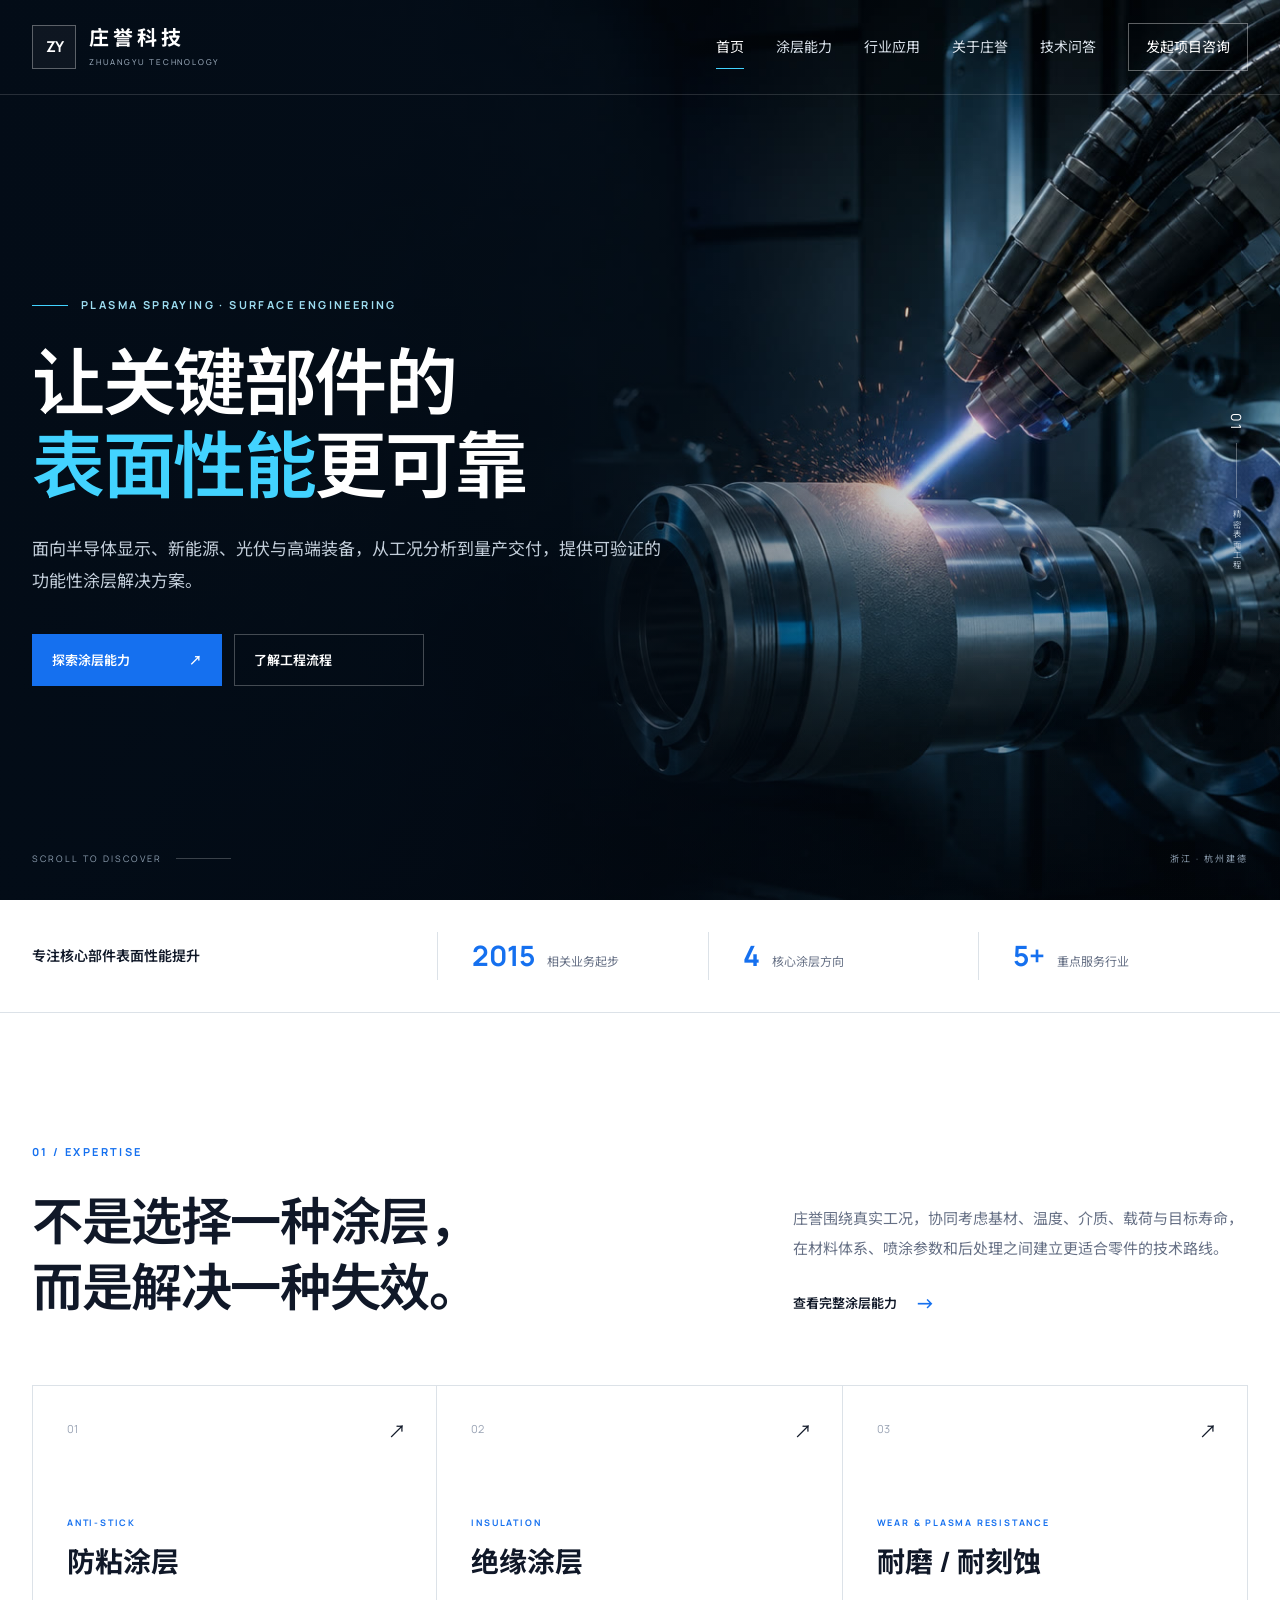
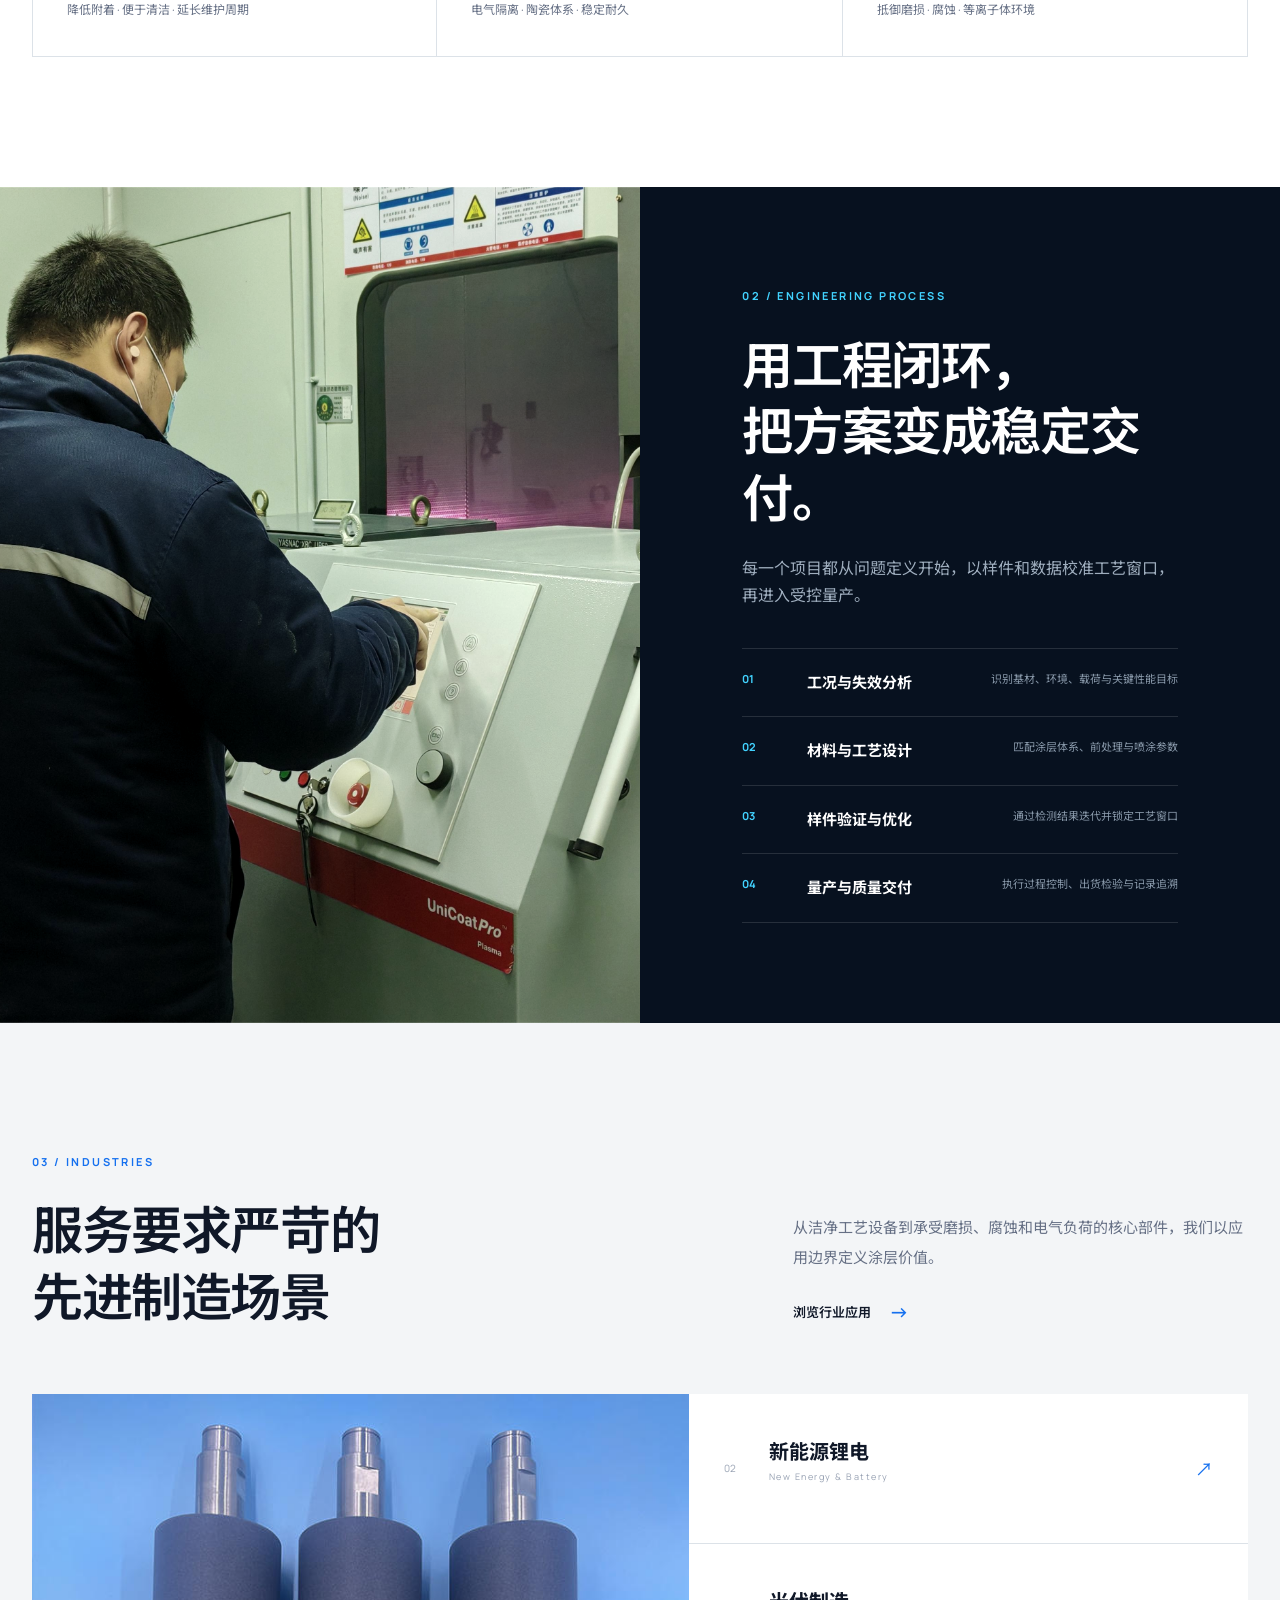
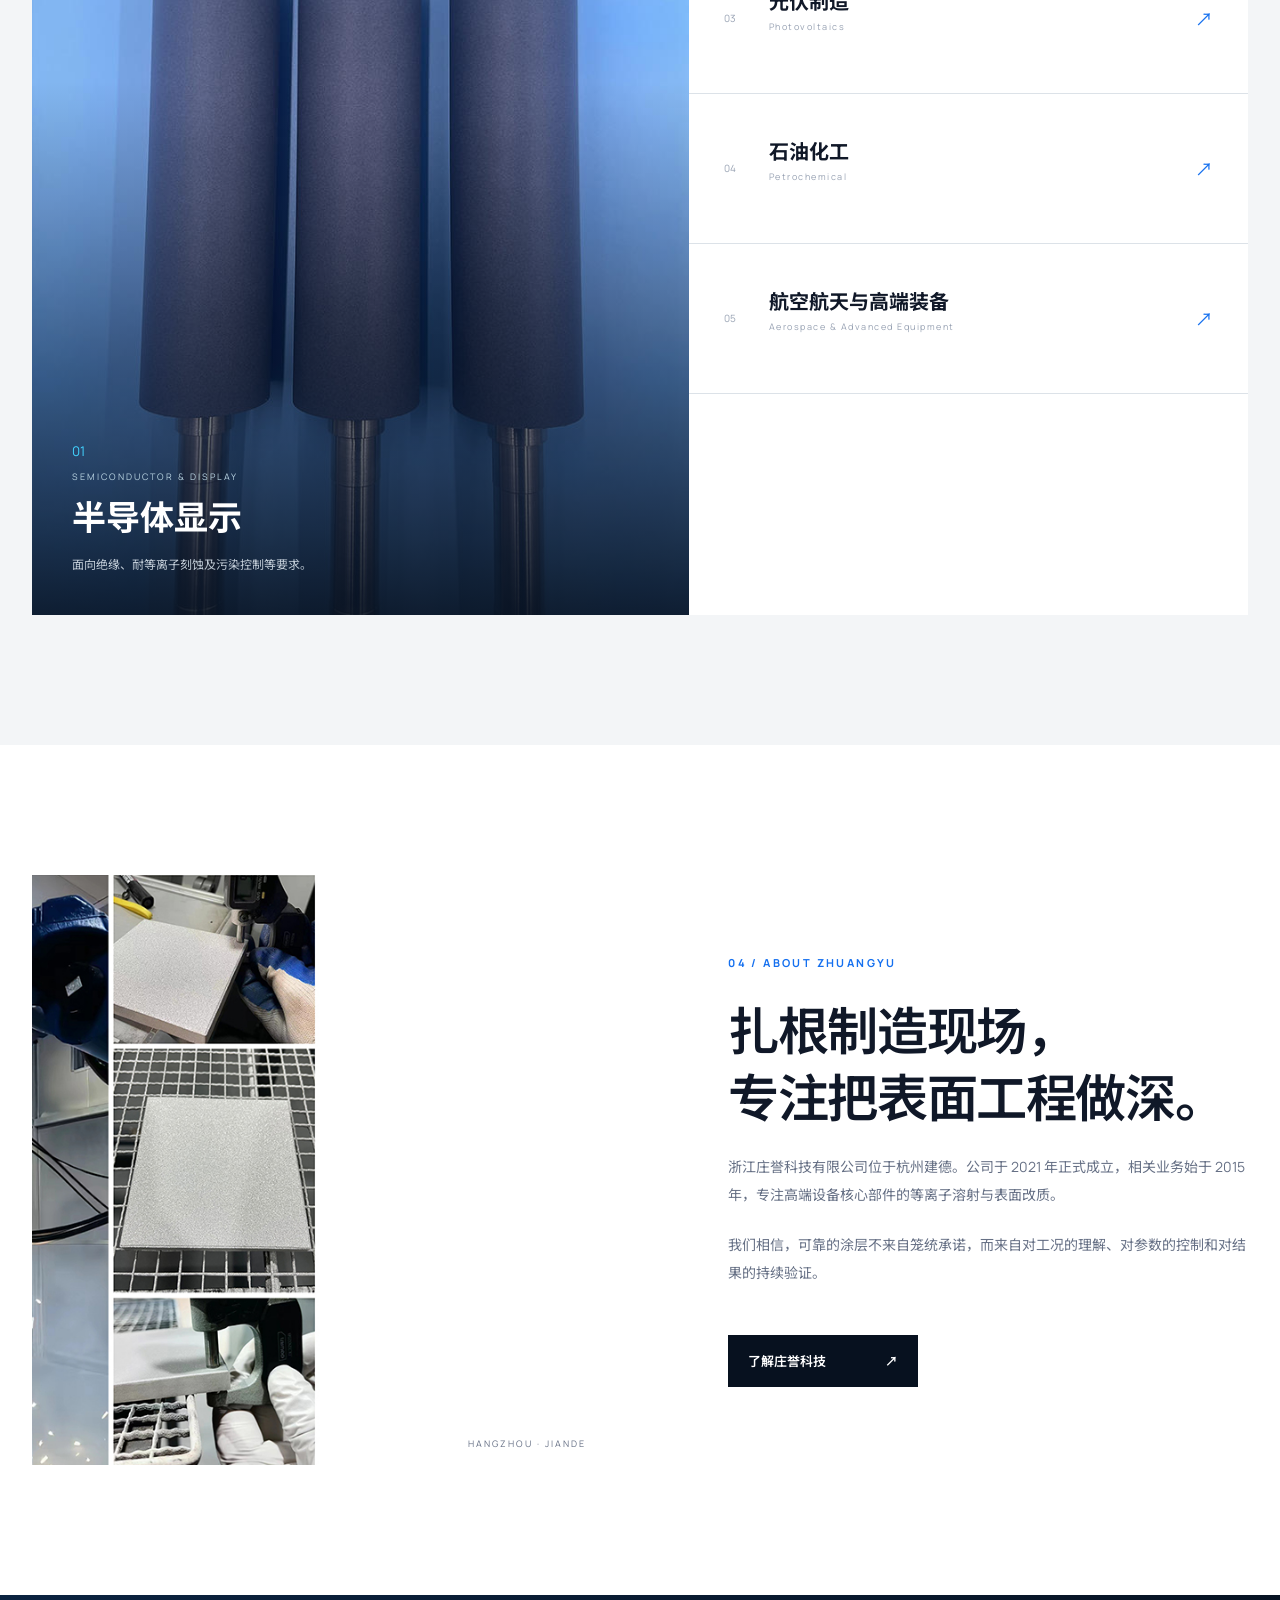
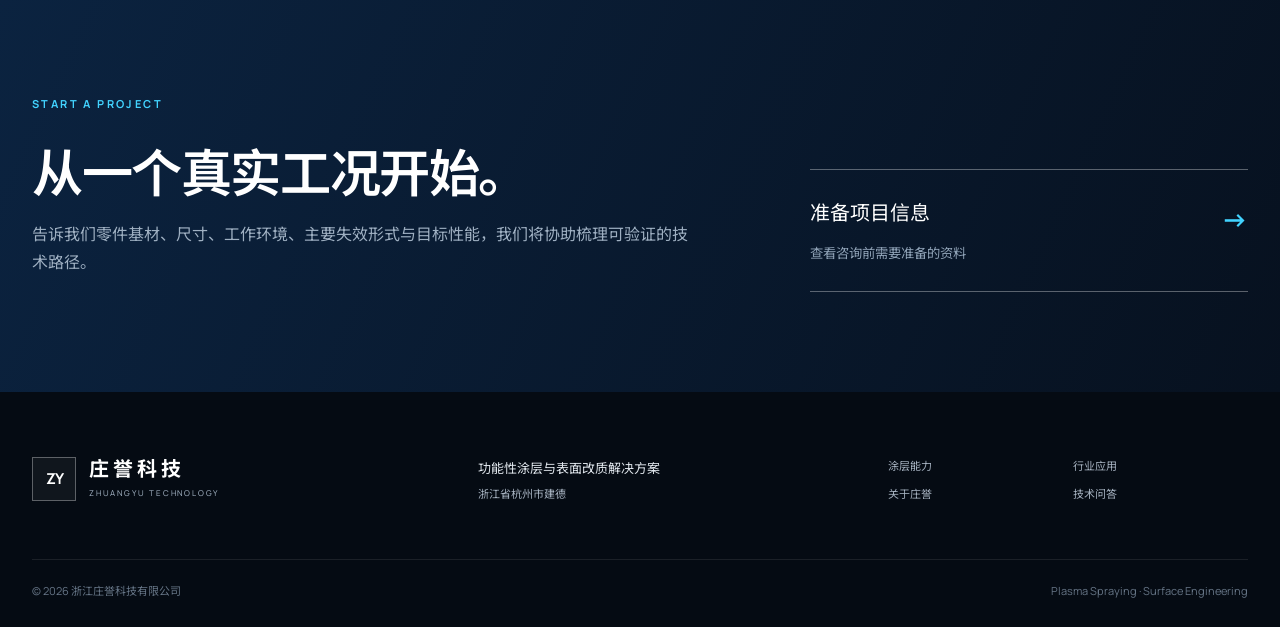
<file: index.html>
<!doctype html>
<html lang="zh-CN">
<head>
  <meta charset="utf-8">
  <meta name="viewport" content="width=device-width, initial-scale=1">
  <meta name="description" content="浙江庄誉科技有限公司专注等离子溶射与表面改质，为半导体显示、新能源、光伏及高端装备提供防粘、绝缘、耐磨和耐刻蚀涂层解决方案。">
  <meta name="robots" content="index,follow,max-image-preview:large">
  <meta name="theme-color" content="#07111f">
  <link rel="icon" href="favicon.svg" type="image/svg+xml">
  <link rel="canonical" href="https://aimasterhao.github.io/zhuangyu-site/">
  <meta property="og:locale" content="zh_CN"><meta property="og:type" content="website">
  <meta property="og:site_name" content="庄誉科技"><meta property="og:title" content="庄誉科技｜等离子溶射与表面改质">
  <meta property="og:description" content="面向高端设备核心部件的功能性涂层解决方案。">
  <meta property="og:url" content="https://aimasterhao.github.io/zhuangyu-site/">
  <meta property="og:image" content="https://aimasterhao.github.io/zhuangyu-site/assets/hero-v3.jpg">
  <title>庄誉科技｜等离子溶射与表面改质</title>
  <link rel="stylesheet" href="styles.css">
  <script type="application/ld+json">{"@context":"https://schema.org","@graph":[{"@type":"Organization","@id":"https://aimasterhao.github.io/zhuangyu-site/#organization","name":"浙江庄誉科技有限公司","alternateName":"庄誉科技","url":"https://aimasterhao.github.io/zhuangyu-site/","description":"专注高端设备核心部件的等离子溶射与表面改质。"},{"@type":"WebSite","@id":"https://aimasterhao.github.io/zhuangyu-site/#website","url":"https://aimasterhao.github.io/zhuangyu-site/","name":"庄誉科技","inLanguage":"zh-CN","publisher":{"@id":"https://aimasterhao.github.io/zhuangyu-site/#organization"}},{"@type":"Service","name":"功能性涂层定制与加工","provider":{"@id":"https://aimasterhao.github.io/zhuangyu-site/#organization"},"serviceType":["防粘涂层","绝缘涂层","耐磨涂层","耐刻蚀涂层"],"url":"https://aimasterhao.github.io/zhuangyu-site/services.html"}]}</script>
</head>
<body class="home">
  <header class="site-header">
    <nav class="nav shell" aria-label="主导航">
      <a class="brand" href="index.html" aria-label="庄誉科技首页">
        <span class="brand-mark" aria-hidden="true">ZY</span>
        <span class="brand-name"><b>庄誉科技</b><small>ZHUANGYU TECHNOLOGY</small></span>
      </a>
      <button class="menu-button" aria-expanded="false" aria-controls="menu"><span></span><span></span><span></span><i>菜单</i></button>
      <div class="menu" id="menu">
        <a class="active" href="index.html">首页</a><a href="services.html">涂层能力</a><a href="applications.html">行业应用</a>
        <a href="about.html">关于庄誉</a><a href="faq.html">技术问答</a><a class="nav-cta" href="#contact">发起项目咨询</a>
      </div>
    </nav>
  </header>

  <main>
    <section class="hero" aria-label="庄誉科技介绍">
      <img class="hero-media" src="assets/hero-v3.jpg" alt="等离子喷涂设备为精密金属部件制备功能性涂层">
      <div class="hero-overlay"></div>
      <div class="shell hero-layout">
        <div class="hero-copy reveal">
          <p class="kicker"><span></span>PLASMA SPRAYING · SURFACE ENGINEERING</p>
          <h1>让关键部件的<br><em>表面性能</em>更可靠</h1>
          <p class="hero-lead">面向半导体显示、新能源、光伏与高端装备，从工况分析到量产交付，提供可验证的功能性涂层解决方案。</p>
          <div class="actions"><a class="button primary" href="services.html">探索涂层能力 <b>↗</b></a><a class="button secondary" href="#process">了解工程流程</a></div>
        </div>
        <div class="hero-index"><span>01</span><i></i><small>精密表面工程</small></div>
      </div>
      <div class="hero-foot shell"><span>SCROLL TO DISCOVER</span><i></i><p>浙江 · 杭州建德</p></div>
    </section>

    <section class="trust-strip">
      <div class="shell trust-grid">
        <p>专注核心部件表面性能提升</p>
        <div><b>2015</b><span>相关业务起步</span></div><div><b>4</b><span>核心涂层方向</span></div><div><b>5+</b><span>重点服务行业</span></div>
      </div>
    </section>

    <section class="section intro">
      <div class="shell split-heading reveal">
        <div><p class="section-no">01 / EXPERTISE</p><h2>不是选择一种涂层，<br>而是解决一种失效。</h2></div>
        <div><p class="lead">庄誉围绕真实工况，协同考虑基材、温度、介质、载荷与目标寿命，在材料体系、喷涂参数和后处理之间建立更适合零件的技术路线。</p><a class="arrow-link" href="services.html">查看完整涂层能力 <span>→</span></a></div>
      </div>
      <div class="shell solution-grid">
        <a class="solution-card reveal" href="services.html#anti-stick"><span>01</span><div><p>ANTI-STICK</p><h3>防粘涂层</h3><small>降低附着 · 便于清洁 · 延长维护周期</small></div><b>↗</b></a>
        <a class="solution-card reveal" href="services.html#insulation"><span>02</span><div><p>INSULATION</p><h3>绝缘涂层</h3><small>电气隔离 · 陶瓷体系 · 稳定耐久</small></div><b>↗</b></a>
        <a class="solution-card reveal" href="services.html#wear"><span>03</span><div><p>WEAR &amp; PLASMA RESISTANCE</p><h3>耐磨 / 耐刻蚀</h3><small>抵御磨损 · 腐蚀 · 等离子体环境</small></div><b>↗</b></a>
      </div>
    </section>

    <section class="engineering" id="process">
      <div class="engineering-media"><img src="assets/expertise.jpg" alt="庄誉科技涂层工程作业"></div>
      <div class="engineering-copy reveal">
        <p class="section-no light">02 / ENGINEERING PROCESS</p>
        <h2>用工程闭环，<br>把方案变成稳定交付。</h2>
        <p>每一个项目都从问题定义开始，以样件和数据校准工艺窗口，再进入受控量产。</p>
        <ol>
          <li><b>01</b><div><strong>工况与失效分析</strong><span>识别基材、环境、载荷与关键性能目标</span></div></li>
          <li><b>02</b><div><strong>材料与工艺设计</strong><span>匹配涂层体系、前处理与喷涂参数</span></div></li>
          <li><b>03</b><div><strong>样件验证与优化</strong><span>通过检测结果迭代并锁定工艺窗口</span></div></li>
          <li><b>04</b><div><strong>量产与质量交付</strong><span>执行过程控制、出货检验与记录追溯</span></div></li>
        </ol>
      </div>
    </section>

    <section class="section applications">
      <div class="shell split-heading reveal"><div><p class="section-no">03 / INDUSTRIES</p><h2>服务要求严苛的<br>先进制造场景</h2></div><div><p class="lead">从洁净工艺设备到承受磨损、腐蚀和电气负荷的核心部件，我们以应用边界定义涂层价值。</p><a class="arrow-link" href="applications.html">浏览行业应用 <span>→</span></a></div></div>
      <div class="shell industry-grid">
        <article class="industry-feature reveal"><img src="assets/product-2.jpg" alt="半导体显示设备部件"><div><small>01</small><p>SEMICONDUCTOR &amp; DISPLAY</p><h3>半导体显示</h3><span>面向绝缘、耐等离子刻蚀及污染控制等要求。</span></div></article>
        <div class="industry-list reveal"><a href="applications.html"><span>02</span><h3>新能源锂电</h3><p>New Energy &amp; Battery</p><b>↗</b></a><a href="applications.html"><span>03</span><h3>光伏制造</h3><p>Photovoltaics</p><b>↗</b></a><a href="applications.html"><span>04</span><h3>石油化工</h3><p>Petrochemical</p><b>↗</b></a><a href="applications.html"><span>05</span><h3>航空航天与高端装备</h3><p>Aerospace &amp; Advanced Equipment</p><b>↗</b></a></div>
      </div>
    </section>

    <section class="section about-home">
      <div class="shell about-layout">
        <div class="about-image reveal"><img src="assets/about.jpg" alt="庄誉科技生产环境"><span>HANGZHOU · JIANDE</span></div>
        <div class="about-text reveal"><p class="section-no">04 / ABOUT ZHUANGYU</p><h2>扎根制造现场，<br>专注把表面工程做深。</h2><p>浙江庄誉科技有限公司位于杭州建德。公司于 2021 年正式成立，相关业务始于 2015 年，专注高端设备核心部件的等离子溶射与表面改质。</p><p>我们相信，可靠的涂层不来自笼统承诺，而来自对工况的理解、对参数的控制和对结果的持续验证。</p><a class="button dark" href="about.html">了解庄誉科技 <b>↗</b></a></div>
      </div>
    </section>

    <section class="contact" id="contact">
      <div class="shell contact-layout reveal">
        <div><p class="section-no light">START A PROJECT</p><h2>从一个真实工况开始。</h2><p>告诉我们零件基材、尺寸、工作环境、主要失效形式与目标性能，我们将协助梳理可验证的技术路径。</p></div>
        <a class="contact-action" href="faq.html"><span>准备项目信息</span><b>→</b><small>查看咨询前需要准备的资料</small></a>
      </div>
    </section>
  </main>

  <footer><div class="shell footer-main"><a class="brand inverse" href="index.html"><span class="brand-mark">ZY</span><span class="brand-name"><b>庄誉科技</b><small>ZHUANGYU TECHNOLOGY</small></span></a><div><p>功能性涂层与表面改质解决方案</p><span>浙江省杭州市建德</span></div><nav><a href="services.html">涂层能力</a><a href="applications.html">行业应用</a><a href="about.html">关于庄誉</a><a href="faq.html">技术问答</a></nav></div><div class="shell footer-bottom"><span>© 2026 浙江庄誉科技有限公司</span><span>Plasma Spraying · Surface Engineering</span></div></footer>
  <script src="script.js"></script>
</body>
</html>
</file>
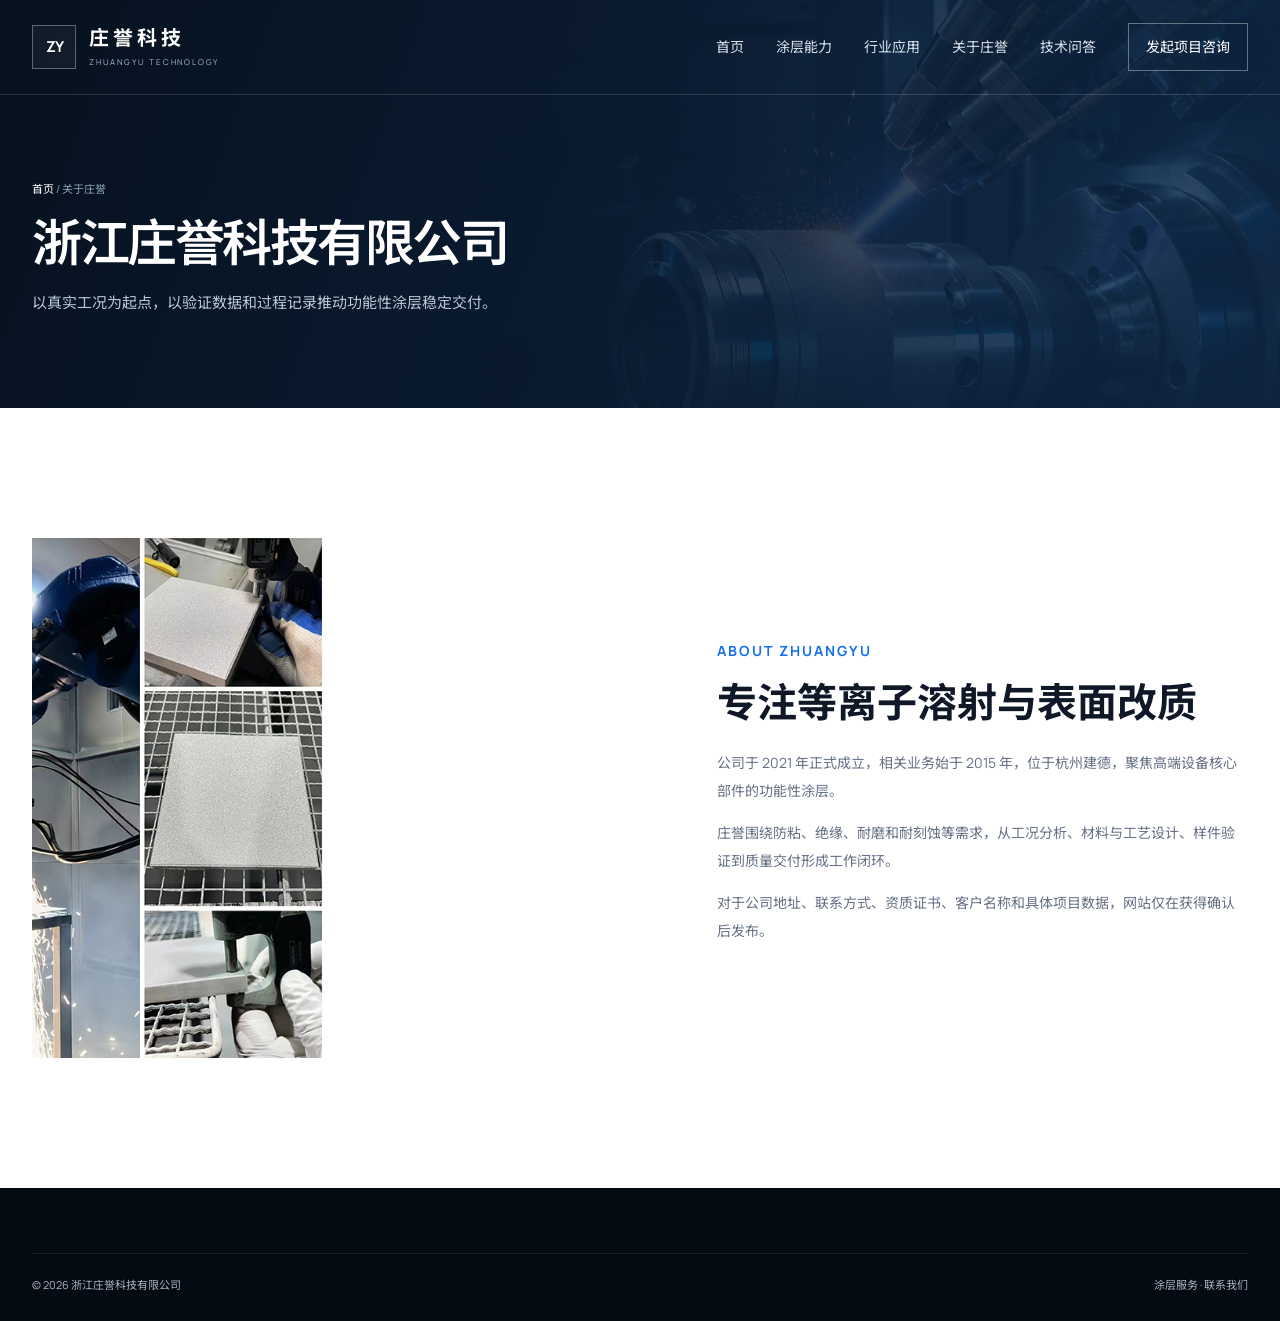
<file: about.html>
<!doctype html><html lang="zh-CN"><head>
<meta charset="utf-8"><meta name="viewport" content="width=device-width,initial-scale=1"><meta name="description" content="了解浙江庄誉科技有限公司：聚焦高端设备核心部件的等离子溶射、热喷涂与表面改质服务。"><meta name="robots" content="index,follow"><link rel="canonical" href="https://aimasterhao.github.io/zhuangyu-site/about.html"><title>关于庄誉｜浙江庄誉科技有限公司</title><link rel="icon" href="favicon.svg" type="image/svg+xml"><link rel="stylesheet" href="styles.css"></head><body>
<header><nav class="nav shell"><a class="brand" href="index.html"><span class="brand-mark">ZY</span><span><b>庄誉科技</b><small>ZHUANGYU TECHNOLOGY</small></span></a><button class="menu-button" aria-expanded="false" aria-controls="menu"><span></span><span></span><span></span><i>菜单</i></button><div class="menu" id="menu"><a href="index.html">首页</a><a href="services.html">涂层能力</a><a href="applications.html">行业应用</a><a href="about.html">关于庄誉</a><a href="faq.html">技术问答</a><a class="nav-cta" href="index.html#contact">发起项目咨询</a></div></nav></header>
<main><section class="page-hero"><div class="shell"><p class="breadcrumbs"><a href="index.html">首页</a> / 关于庄誉</p><h1>浙江庄誉科技有限公司</h1><p class="lead">以真实工况为起点，以验证数据和过程记录推动功能性涂层稳定交付。</p></div></section><section class="section"><div class="shell about-grid"><div class="about-photo"><img src="assets/about.jpg" alt="庄誉科技相关生产场景"></div><div class="about-copy"><p class="eyebrow blue">ABOUT ZHUANGYU</p><h2>专注等离子溶射与表面改质</h2><p>公司于 2021 年正式成立，相关业务始于 2015 年，位于杭州建德，聚焦高端设备核心部件的功能性涂层。</p><p>庄誉围绕防粘、绝缘、耐磨和耐刻蚀等需求，从工况分析、材料与工艺设计、样件验证到质量交付形成工作闭环。</p><p>对于公司地址、联系方式、资质证书、客户名称和具体项目数据，网站仅在获得确认后发布。</p></div></div></section></main><footer><div class="shell"><span>© 2026 浙江庄誉科技有限公司</span><span><a href="services.html">涂层服务</a> · <a href="index.html#contact">联系我们</a></span></div></footer><script src="script.js"></script></body></html>
</file>
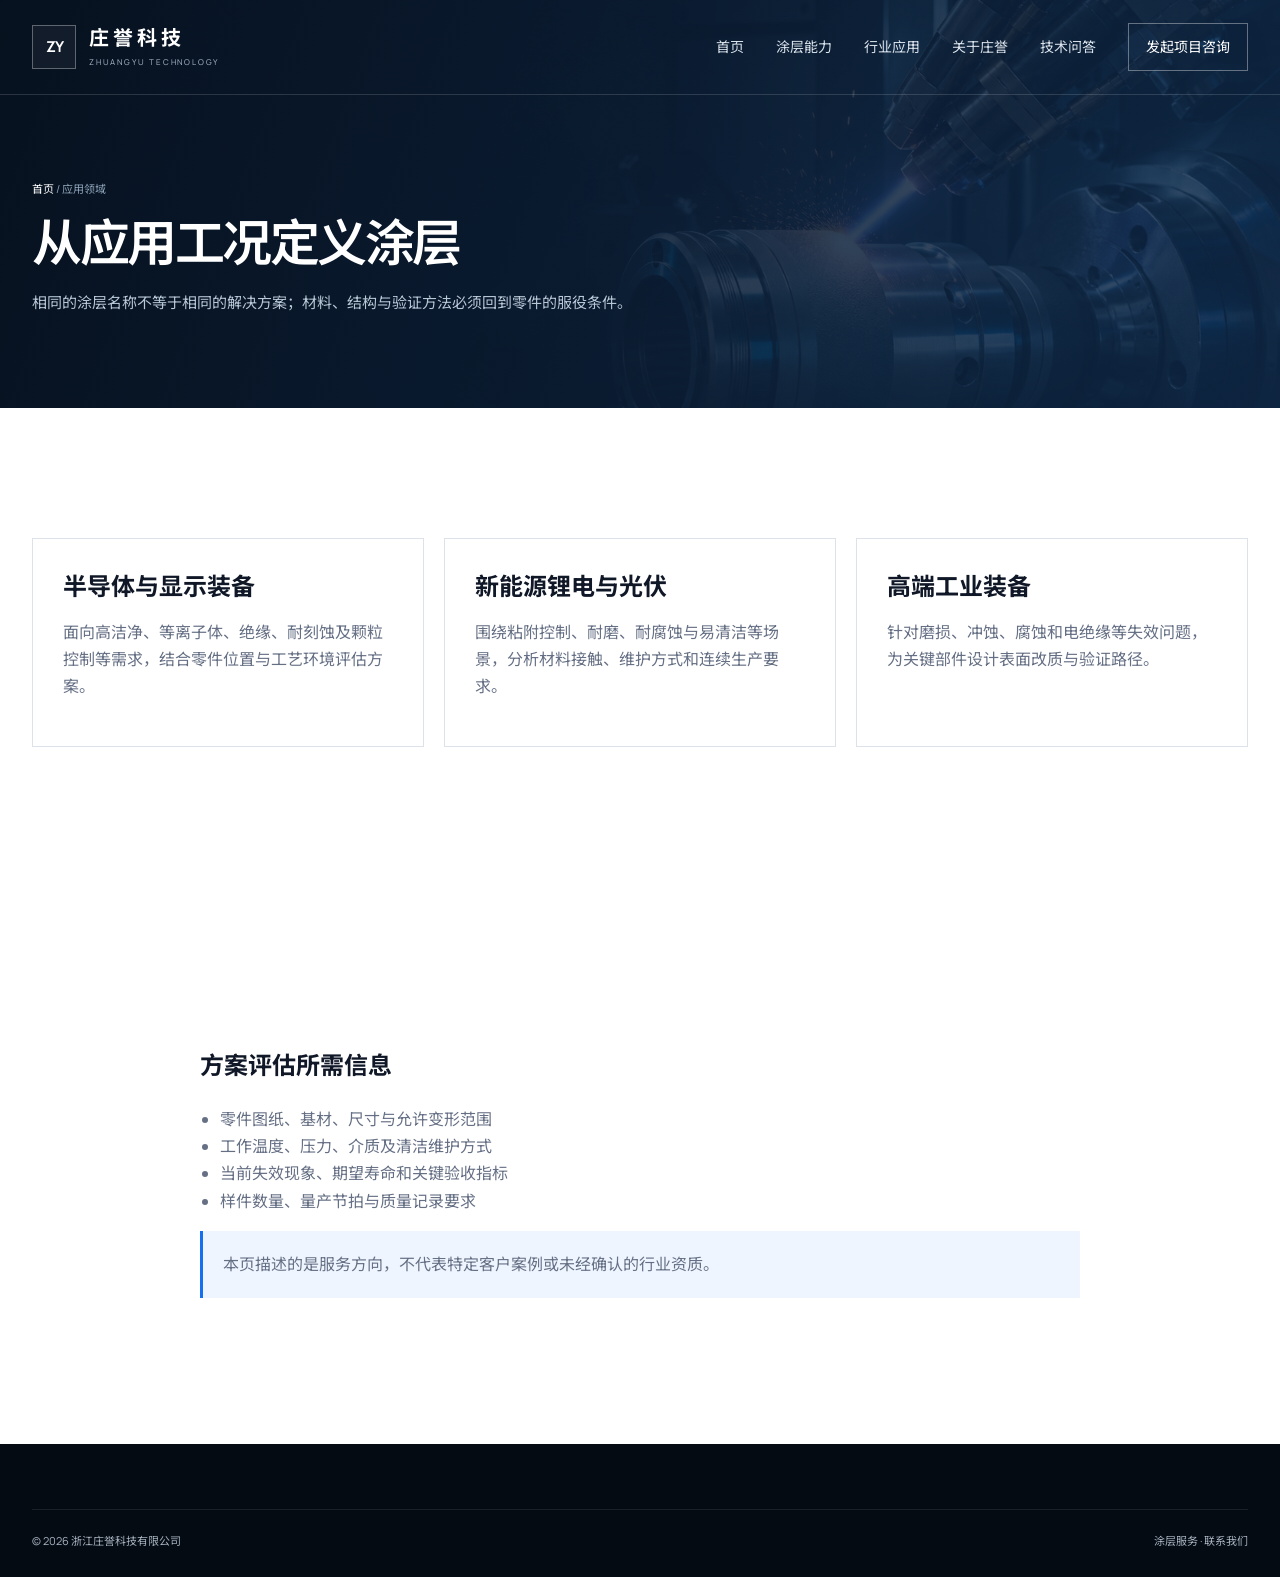
<file: applications.html>
<!doctype html><html lang="zh-CN"><head>
<meta charset="utf-8"><meta name="viewport" content="width=device-width,initial-scale=1"><meta name="description" content="庄誉科技功能性涂层面向半导体显示、新能源锂电、光伏及高端装备等应用场景，按真实工况设计验证路径。"><meta name="robots" content="index,follow"><link rel="canonical" href="https://aimasterhao.github.io/zhuangyu-site/applications.html"><title>应用领域｜庄誉科技</title><link rel="icon" href="favicon.svg" type="image/svg+xml"><link rel="stylesheet" href="styles.css"></head><body>
<header><nav class="nav shell"><a class="brand" href="index.html"><span class="brand-mark">ZY</span><span><b>庄誉科技</b><small>ZHUANGYU TECHNOLOGY</small></span></a><button class="menu-button" aria-expanded="false" aria-controls="menu"><span></span><span></span><span></span><i>菜单</i></button><div class="menu" id="menu"><a href="index.html">首页</a><a href="services.html">涂层能力</a><a href="applications.html">行业应用</a><a href="about.html">关于庄誉</a><a href="faq.html">技术问答</a><a class="nav-cta" href="index.html#contact">发起项目咨询</a></div></nav></header>
<main><section class="page-hero"><div class="shell"><p class="breadcrumbs"><a href="index.html">首页</a> / 应用领域</p><h1>从应用工况定义涂层</h1><p class="lead">相同的涂层名称不等于相同的解决方案；材料、结构与验证方法必须回到零件的服役条件。</p></div></section><section class="section"><div class="shell content-grid">
<article class="content-card"><h2>半导体与显示装备</h2><p>面向高洁净、等离子体、绝缘、耐刻蚀及颗粒控制等需求，结合零件位置与工艺环境评估方案。</p></article>
<article class="content-card"><h2>新能源锂电与光伏</h2><p>围绕粘附控制、耐磨、耐腐蚀与易清洁等场景，分析材料接触、维护方式和连续生产要求。</p></article>
<article class="content-card"><h2>高端工业装备</h2><p>针对磨损、冲蚀、腐蚀和电绝缘等失效问题，为关键部件设计表面改质与验证路径。</p></article>
</div></section><section class="section muted"><div class="shell prose"><h2>方案评估所需信息</h2><ul class="detail-list"><li>零件图纸、基材、尺寸与允许变形范围</li><li>工作温度、压力、介质及清洁维护方式</li><li>当前失效现象、期望寿命和关键验收指标</li><li>样件数量、量产节拍与质量记录要求</li></ul><p class="notice">本页描述的是服务方向，不代表特定客户案例或未经确认的行业资质。</p></div></section></main><footer><div class="shell"><span>© 2026 浙江庄誉科技有限公司</span><span><a href="services.html">涂层服务</a> · <a href="index.html#contact">联系我们</a></span></div></footer><script src="script.js"></script></body></html>
</file>
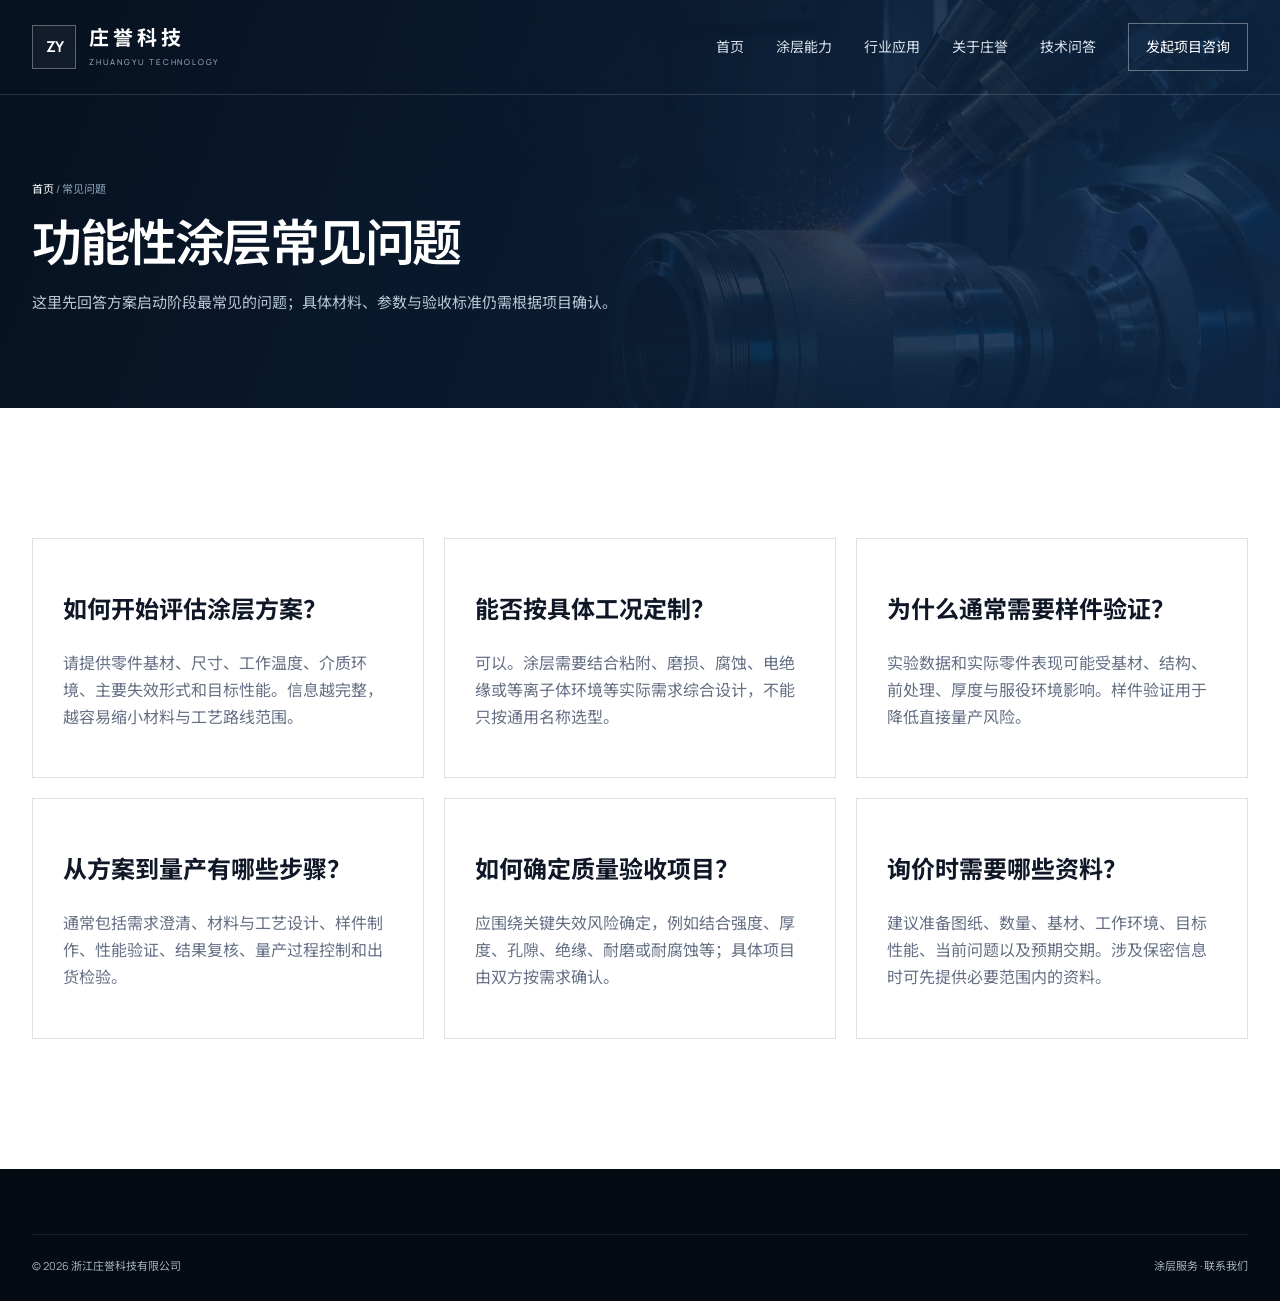
<file: faq.html>
<!doctype html><html lang="zh-CN"><head>
<meta charset="utf-8"><meta name="viewport" content="width=device-width,initial-scale=1"><meta name="description" content="庄誉科技功能性涂层常见问题：方案评估资料、涂层定制、样件验证、量产流程与质量确认。"><meta name="robots" content="index,follow"><link rel="canonical" href="https://aimasterhao.github.io/zhuangyu-site/faq.html"><title>涂层常见问题｜庄誉科技</title><link rel="icon" href="favicon.svg" type="image/svg+xml"><link rel="stylesheet" href="styles.css">
<script type="application/ld+json">{"@context":"https://schema.org","@type":"FAQPage","mainEntity":[{"@type":"Question","name":"如何开始评估涂层方案？","acceptedAnswer":{"@type":"Answer","text":"请提供零件基材、尺寸、工作温度、介质环境、主要失效形式和目标性能，以便判断材料体系与工艺路线。"}},{"@type":"Question","name":"功能性涂层能否按工况定制？","acceptedAnswer":{"@type":"Answer","text":"可以。需要结合粘附、磨损、腐蚀、电绝缘或等离子体环境等实际需求综合设计，并通过样件验证。"}},{"@type":"Question","name":"从方案到量产通常经过什么流程？","acceptedAnswer":{"@type":"Answer","text":"通常包括需求澄清、材料与工艺设计、样件验证、结果复核、量产过程控制和出货检验。"}}]}</script>
</head><body>
<header><nav class="nav shell"><a class="brand" href="index.html"><span class="brand-mark">ZY</span><span><b>庄誉科技</b><small>ZHUANGYU TECHNOLOGY</small></span></a><button class="menu-button" aria-expanded="false" aria-controls="menu"><span></span><span></span><span></span><i>菜单</i></button><div class="menu" id="menu"><a href="index.html">首页</a><a href="services.html">涂层能力</a><a href="applications.html">行业应用</a><a href="about.html">关于庄誉</a><a href="faq.html">技术问答</a><a class="nav-cta" href="index.html#contact">发起项目咨询</a></div></nav></header>
<main><section class="page-hero"><div class="shell"><p class="breadcrumbs"><a href="index.html">首页</a> / 常见问题</p><h1>功能性涂层常见问题</h1><p class="lead">这里先回答方案启动阶段最常见的问题；具体材料、参数与验收标准仍需根据项目确认。</p></div></section><section class="section muted"><div class="shell faq-grid">
<article><h2>如何开始评估涂层方案？</h2><p>请提供零件基材、尺寸、工作温度、介质环境、主要失效形式和目标性能。信息越完整，越容易缩小材料与工艺路线范围。</p></article>
<article><h2>能否按具体工况定制？</h2><p>可以。涂层需要结合粘附、磨损、腐蚀、电绝缘或等离子体环境等实际需求综合设计，不能只按通用名称选型。</p></article>
<article><h2>为什么通常需要样件验证？</h2><p>实验数据和实际零件表现可能受基材、结构、前处理、厚度与服役环境影响。样件验证用于降低直接量产风险。</p></article>
<article><h2>从方案到量产有哪些步骤？</h2><p>通常包括需求澄清、材料与工艺设计、样件制作、性能验证、结果复核、量产过程控制和出货检验。</p></article>
<article><h2>如何确定质量验收项目？</h2><p>应围绕关键失效风险确定，例如结合强度、厚度、孔隙、绝缘、耐磨或耐腐蚀等；具体项目由双方按需求确认。</p></article>
<article><h2>询价时需要哪些资料？</h2><p>建议准备图纸、数量、基材、工作环境、目标性能、当前问题以及预期交期。涉及保密信息时可先提供必要范围内的资料。</p></article>
</div></section></main><footer><div class="shell"><span>© 2026 浙江庄誉科技有限公司</span><span><a href="services.html">涂层服务</a> · <a href="index.html#contact">联系我们</a></span></div></footer><script src="script.js"></script></body></html>
</file>
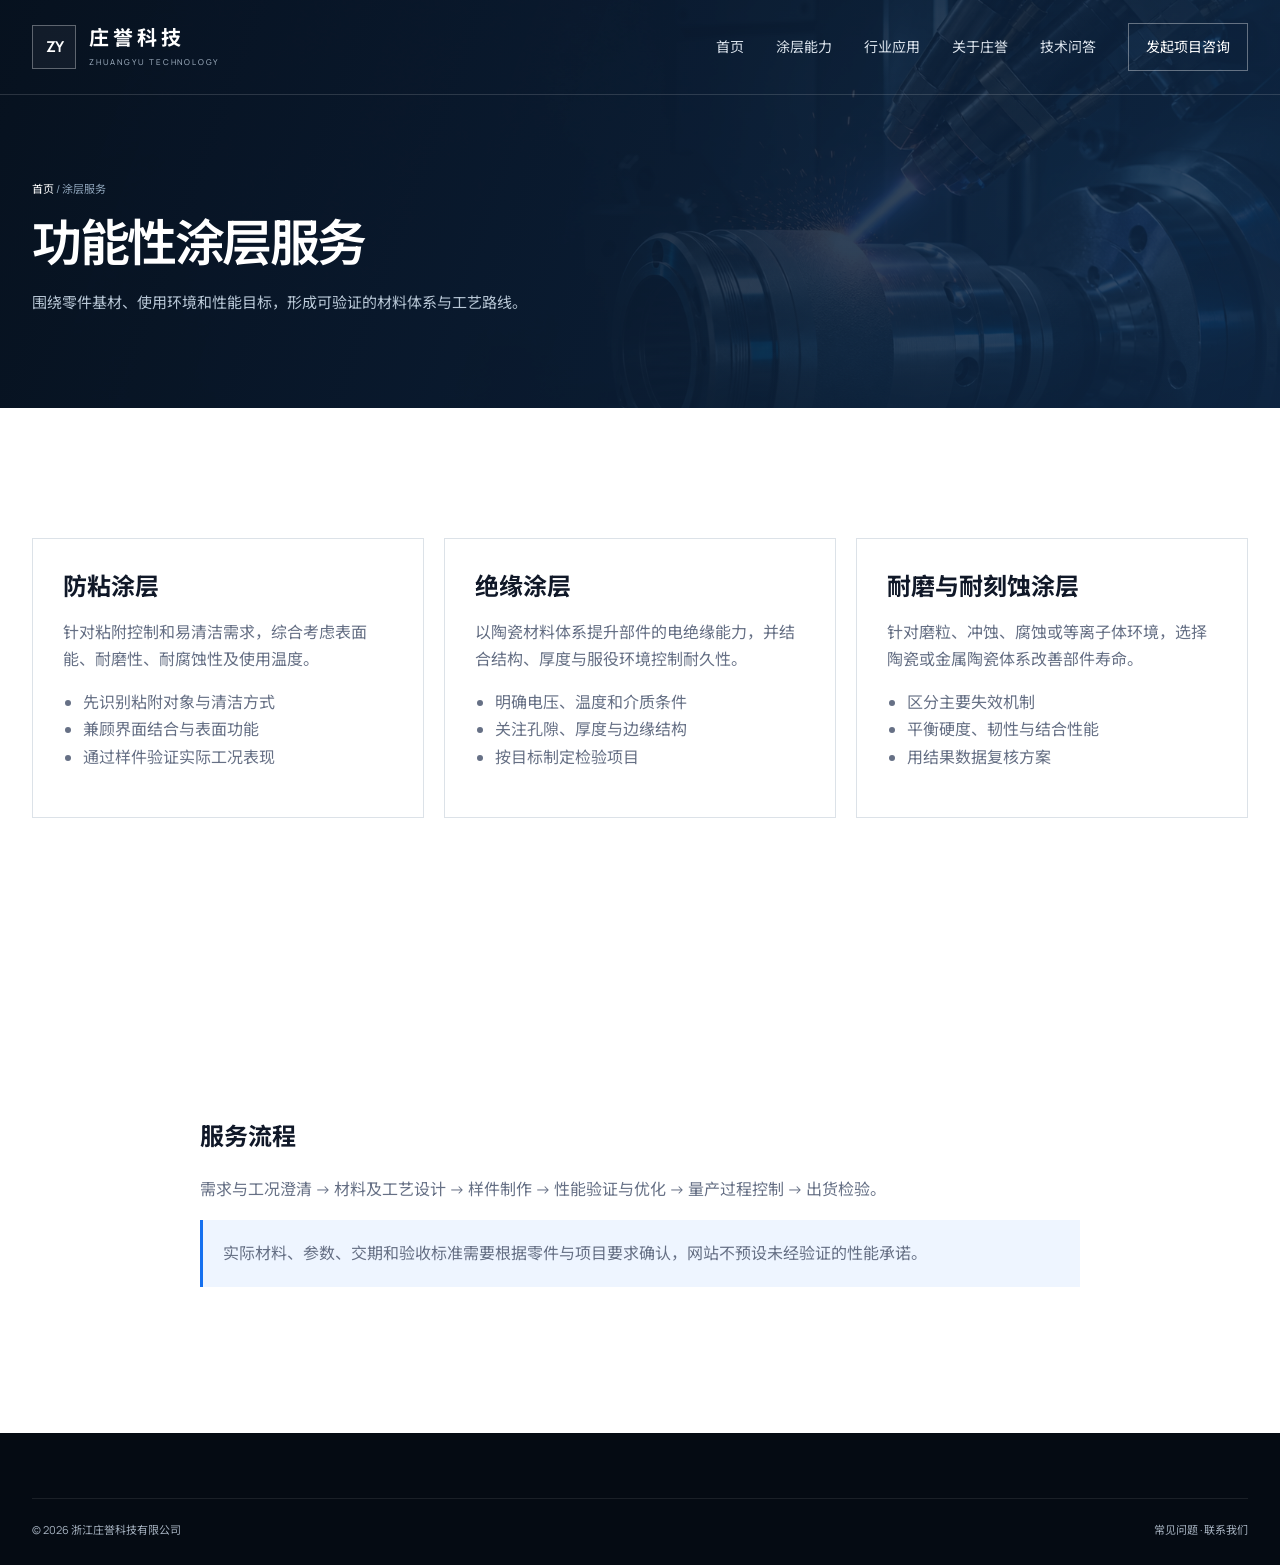
<file: services.html>
<!doctype html><html lang="zh-CN"><head>
<meta charset="utf-8"><meta name="viewport" content="width=device-width,initial-scale=1">
<meta name="description" content="庄誉科技提供防粘、绝缘、耐磨和耐刻蚀功能性涂层的工况分析、工艺设计、样件验证与加工服务。">
<meta name="robots" content="index,follow"><link rel="canonical" href="https://aimasterhao.github.io/zhuangyu-site/services.html">
<title>涂层服务｜庄誉科技</title><link rel="icon" href="favicon.svg" type="image/svg+xml"><link rel="stylesheet" href="styles.css">
<script type="application/ld+json">{"@context":"https://schema.org","@type":"Service","name":"功能性涂层定制与加工","provider":{"@type":"Organization","name":"浙江庄誉科技有限公司","url":"https://aimasterhao.github.io/zhuangyu-site/"},"serviceType":["防粘涂层","绝缘涂层","耐磨涂层","耐刻蚀涂层"]}</script>
</head><body>
<header><nav class="nav shell"><a class="brand" href="index.html"><span class="brand-mark">ZY</span><span><b>庄誉科技</b><small>ZHUANGYU TECHNOLOGY</small></span></a><button class="menu-button" aria-expanded="false" aria-controls="menu"><span></span><span></span><span></span><i>菜单</i></button><div class="menu" id="menu"><a href="index.html">首页</a><a href="services.html">涂层能力</a><a href="applications.html">行业应用</a><a href="about.html">关于庄誉</a><a href="faq.html">技术问答</a><a class="nav-cta" href="index.html#contact">发起项目咨询</a></div></nav></header>
<main><section class="page-hero"><div class="shell"><p class="breadcrumbs"><a href="index.html">首页</a> / 涂层服务</p><h1>功能性涂层服务</h1><p class="lead">围绕零件基材、使用环境和性能目标，形成可验证的材料体系与工艺路线。</p></div></section>
<section class="section"><div class="shell content-grid">
<article class="content-card"><h2>防粘涂层</h2><p>针对粘附控制和易清洁需求，综合考虑表面能、耐磨性、耐腐蚀性及使用温度。</p><ul class="detail-list"><li>先识别粘附对象与清洁方式</li><li>兼顾界面结合与表面功能</li><li>通过样件验证实际工况表现</li></ul></article>
<article class="content-card"><h2>绝缘涂层</h2><p>以陶瓷材料体系提升部件的电绝缘能力，并结合结构、厚度与服役环境控制耐久性。</p><ul class="detail-list"><li>明确电压、温度和介质条件</li><li>关注孔隙、厚度与边缘结构</li><li>按目标制定检验项目</li></ul></article>
<article class="content-card"><h2>耐磨与耐刻蚀涂层</h2><p>针对磨粒、冲蚀、腐蚀或等离子体环境，选择陶瓷或金属陶瓷体系改善部件寿命。</p><ul class="detail-list"><li>区分主要失效机制</li><li>平衡硬度、韧性与结合性能</li><li>用结果数据复核方案</li></ul></article>
</div></section><section class="section muted"><div class="shell prose"><h2>服务流程</h2><p>需求与工况澄清 → 材料及工艺设计 → 样件制作 → 性能验证与优化 → 量产过程控制 → 出货检验。</p><p class="notice">实际材料、参数、交期和验收标准需要根据零件与项目要求确认，网站不预设未经验证的性能承诺。</p></div></section></main>
<footer><div class="shell"><span>© 2026 浙江庄誉科技有限公司</span><span><a href="faq.html">常见问题</a> · <a href="index.html#contact">联系我们</a></span></div></footer><script src="script.js"></script></body></html>
</file>
<file: styles.css>
@import url('https://fonts.googleapis.com/css2?family=Manrope:wght@400;500;600;700&family=Noto+Sans+SC:wght@400;500;600;700&display=swap');
:root{--navy:#07111f;--navy2:#0c1b2d;--blue:#1570ef;--cyan:#42d3ff;--ink:#101828;--grey:#667085;--line:#dce2e8;--paper:#fff;--soft:#f3f5f7;--shell:1240px}*{box-sizing:border-box}html{scroll-behavior:smooth}body{margin:0;color:var(--ink);font-family:"Manrope","Noto Sans SC","PingFang SC",sans-serif;line-height:1.7;background:var(--paper);overflow-x:hidden}img{display:block;width:100%}a{color:inherit;text-decoration:none}.shell{width:min(var(--shell),calc(100% - 64px));margin:auto}.site-header{position:absolute;z-index:20;top:0;left:0;right:0;border-bottom:1px solid #ffffff24;color:#fff}.nav{height:94px;display:flex;align-items:center;justify-content:space-between}.brand{display:flex;align-items:center;gap:13px}.brand-mark{display:grid;place-items:center;width:44px;height:44px;border:1px solid #ffffff52;color:#fff;font-size:15px;font-weight:700;letter-spacing:-1px;background:#ffffff0b}.brand-name b{display:block;font-size:20px;line-height:1.2;letter-spacing:4px}.brand-name small{display:block;margin-top:5px;color:#a9b9ca;font-size:8px;letter-spacing:1.8px}.menu{display:flex;align-items:center;gap:32px;font-size:14px}.menu>a:not(.nav-cta){position:relative;padding:35px 0;color:#dce4ed}.menu>a:not(.nav-cta):after{content:"";position:absolute;left:0;right:100%;bottom:25px;height:1px;background:var(--cyan);transition:.25s}.menu>a:hover,.menu>a.active{color:#fff}.menu>a:hover:after,.menu>a.active:after{right:0}.nav-cta{padding:11px 17px;border:1px solid #ffffff5c}.nav-cta:hover{background:#fff;color:var(--navy)}.menu-button{display:none}.hero{position:relative;isolation:isolate;min-height:760px;height:100svh;max-height:980px;color:#fff;background:var(--navy);overflow:hidden}.hero-media{position:absolute;z-index:-3;inset:0;height:100%;object-fit:cover}.hero-overlay{position:absolute;z-index:-2;inset:0;background:linear-gradient(90deg,rgba(3,12,23,.98) 0%,rgba(3,12,23,.8) 35%,rgba(3,12,23,.15) 72%),linear-gradient(0deg,rgba(3,10,19,.4),transparent 50%)}.hero-layout{height:100%;display:flex;align-items:center;justify-content:space-between;padding-top:82px}.hero-copy{max-width:720px}.kicker,.section-no{margin:0 0 25px;color:var(--blue);font-size:11px;font-weight:700;letter-spacing:2.4px}.kicker{display:flex;align-items:center;color:#9dddf1}.kicker span{width:36px;height:1px;margin-right:13px;background:var(--cyan)}h1{margin:0;font-size:clamp(56px,5.7vw,86px);line-height:1.13;letter-spacing:-2.5px;font-weight:600}h1 em{font-style:normal;color:var(--cyan)}.hero-lead{max-width:630px;margin:28px 0 36px;color:#c3ceda;font-size:17px;line-height:1.9}.actions{display:flex;gap:12px}.button{display:inline-flex;align-items:center;justify-content:space-between;gap:38px;min-width:190px;padding:14px 19px;border:1px solid transparent;font-size:13px;font-weight:600;transition:.25s}.button.primary{background:var(--blue);color:#fff}.button.primary:hover{background:#2a82f5;transform:translateY(-2px)}.button.secondary{border-color:#ffffff42;color:#fff}.button.secondary:hover{border-color:#fff;background:#ffffff0d}.button.dark{margin-top:26px;background:var(--navy);color:#fff}.hero-index{display:flex;align-items:center;gap:12px;writing-mode:vertical-rl;color:#b9c7d5;font-size:10px;letter-spacing:2px}.hero-index>span{color:#fff;font-size:14px}.hero-index i{height:55px;width:1px;background:#ffffff50}.hero-foot{position:absolute;left:50%;bottom:25px;display:flex;align-items:center;color:#8fa0b2;font-size:9px;letter-spacing:2px;transform:translateX(-50%)}.hero-foot i{width:55px;height:1px;margin:0 14px;background:#ffffff38}.hero-foot p{margin-left:auto}.trust-strip{border-bottom:1px solid var(--line);background:#fff}.trust-grid{min-height:112px;display:grid;grid-template-columns:1.5fr repeat(3,1fr);align-items:center}.trust-grid>p{font-size:14px;font-weight:600}.trust-grid>div{display:flex;align-items:baseline;gap:12px;padding-left:34px;border-left:1px solid var(--line)}.trust-grid b{font-size:28px;color:var(--blue)}.trust-grid span{font-size:12px;color:var(--grey)}.section{padding:130px 0}.split-heading{display:grid;grid-template-columns:1.15fr .85fr;gap:12%;align-items:end;margin-bottom:65px}.split-heading h2,.engineering h2,.about-text h2,.contact h2{margin:0;font-size:clamp(38px,4vw,58px);line-height:1.3;letter-spacing:-1.4px;font-weight:600}.lead{margin:0 0 22px;color:var(--grey);font-size:15px;line-height:2}.arrow-link{display:inline-flex;align-items:center;gap:18px;font-size:13px;font-weight:600}.arrow-link span{color:var(--blue);font-size:20px;transition:.2s}.arrow-link:hover span{transform:translateX(5px)}.solution-grid{display:grid;grid-template-columns:repeat(3,1fr);border-top:1px solid var(--line);border-bottom:1px solid var(--line)}.solution-card{position:relative;min-height:270px;padding:34px;display:flex;flex-direction:column;justify-content:space-between;border-right:1px solid var(--line);transition:.3s}.solution-card:first-child{border-left:1px solid var(--line)}.solution-card>span{font-size:11px;color:#98a2b3}.solution-card p{margin:0;color:var(--blue);font-size:9px;font-weight:700;letter-spacing:1.8px}.solution-card h3{margin:8px 0 9px;font-size:28px}.solution-card small{color:var(--grey);font-size:12px}.solution-card>b{position:absolute;right:30px;top:30px;font-size:18px;font-weight:400}.solution-card:hover{z-index:2;color:#fff;border-color:var(--blue);background:var(--blue);transform:translateY(-8px);box-shadow:0 18px 45px #144b8d26}.solution-card:hover p,.solution-card:hover small,.solution-card:hover>span{color:#dcecff}.engineering{display:grid;grid-template-columns:1fr 1fr;min-height:760px;background:var(--navy);color:#fff}.engineering-media{min-height:650px;overflow:hidden}.engineering-media img{height:100%;object-fit:cover;filter:saturate(.7) contrast(1.05)}.engineering-copy{padding:100px clamp(48px,8vw,130px);align-self:center}.section-no.light{color:var(--cyan)}.engineering-copy>p:not(.section-no){max-width:600px;margin:25px 0 38px;color:#9faebe}.engineering ol{margin:0;padding:0;list-style:none;border-top:1px solid #ffffff20}.engineering li{display:grid;grid-template-columns:50px 1fr;gap:15px;padding:21px 0;border-bottom:1px solid #ffffff20}.engineering li>b{color:var(--cyan);font-size:11px}.engineering li div{display:flex;justify-content:space-between;gap:20px}.engineering li strong{font-size:15px}.engineering li span{max-width:260px;color:#8999aa;font-size:11px;text-align:right}.applications{background:var(--soft)}.industry-grid{display:grid;grid-template-columns:1.08fr .92fr;min-height:600px}.industry-feature{position:relative;color:#fff;overflow:hidden}.industry-feature:after{content:"";position:absolute;inset:0;background:linear-gradient(0deg,#07111fe6,transparent 65%)}.industry-feature img{height:100%;object-fit:cover;transition:.6s}.industry-feature:hover img{transform:scale(1.03)}.industry-feature div{position:absolute;z-index:2;left:40px;right:40px;bottom:38px}.industry-feature small{color:var(--cyan)}.industry-feature p{margin:5px 0;color:#bad4e2;font-size:9px;letter-spacing:2px}.industry-feature h3{margin:3px 0;font-size:34px}.industry-feature span{font-size:12px;color:#c1ccd7}.industry-list{background:#fff}.industry-list a{position:relative;min-height:150px;padding:30px 35px;display:grid;grid-template-columns:45px 1fr auto;grid-template-rows:1fr 1fr;align-items:center;border-bottom:1px solid var(--line);transition:.25s}.industry-list a:hover{padding-left:43px;background:#fafdff}.industry-list a>span{grid-row:1/3;color:#98a2b3;font-size:10px}.industry-list h3{margin:0;align-self:end;font-size:20px}.industry-list p{margin:0;align-self:start;color:#98a2b3;font-size:9px;letter-spacing:1.5px}.industry-list b{grid-column:3;grid-row:1/3;color:var(--blue);font-size:18px;font-weight:400}.about-home{background:#fff}.about-layout{display:grid;grid-template-columns:1.05fr .95fr;gap:10%;align-items:center}.about-image{position:relative}.about-image:before{content:"";position:absolute;z-index:-1;left:-22px;bottom:-22px;width:48%;height:65%;background:#eaf3ff}.about-image img{height:590px;object-fit:cover}.about-image span{position:absolute;right:-1px;bottom:-1px;padding:15px 22px;background:#fff;color:#667085;font-size:9px;letter-spacing:2px}.about-text>p:not(.section-no){color:var(--grey);font-size:14px;line-height:2;margin:22px 0}.contact{padding:100px 0;color:#fff;background:linear-gradient(115deg,#0b2340,#07111f)}.contact-layout{display:grid;grid-template-columns:1.2fr .8fr;gap:10%;align-items:end}.contact-layout>div>p:not(.section-no){max-width:680px;color:#9fb0c2}.contact-action{position:relative;display:grid;grid-template-columns:1fr auto;padding:26px 0;border-top:1px solid #ffffff55;border-bottom:1px solid #ffffff55}.contact-action span{font-size:20px}.contact-action b{color:var(--cyan);font-size:27px}.contact-action small{color:#8ea1b5}.contact-action:hover b{transform:translateX(6px)}footer{padding:65px 0 26px;color:#a6b2c0;background:#050b13;font-size:11px}.footer-main{display:grid;grid-template-columns:1.1fr 1fr 1fr;gap:50px;align-items:start;padding-bottom:55px}.brand.inverse{color:#fff}.footer-main p{margin:0 0 6px;color:#e1e7ed;font-size:13px}.footer-main nav{display:grid;grid-template-columns:1fr 1fr;gap:10px}.footer-main nav a:hover{color:#fff}.footer-bottom{display:flex;justify-content:space-between;padding-top:22px;border-top:1px solid #ffffff16;color:#667586}.page-hero{padding:180px 0 90px;color:#fff;background:linear-gradient(110deg,#07111ff5,#102c4ecc),url('assets/hero-v3.png') center/cover}.page-hero h1{font-size:50px}.page-hero .lead{max-width:760px;margin:18px 0 0;color:#b9c8d7}.breadcrumbs{margin:0 0 15px;font-size:11px;color:#8ea4ba}.breadcrumbs a{color:#fff}.content-grid,.faq-grid{display:grid;grid-template-columns:repeat(3,1fr);gap:20px}.content-card,.faq-grid article{padding:30px;border:1px solid var(--line);background:#fff}.content-card h2,.content-card h3,.faq-grid h3{margin:0 0 10px;line-height:1.4}.content-card p,.faq-grid p,.prose p,.detail-list{color:var(--grey)}.prose{max-width:880px}.prose h2{margin-top:38px}.detail-list{padding-left:20px}.notice{padding:20px;border-left:3px solid var(--blue);background:#eef5ff}.center-link{text-align:center}.text-link{color:var(--blue);font-weight:700}.reveal{opacity:0;transform:translateY(22px);transition:opacity .75s ease,transform .75s ease}.reveal.visible{opacity:1;transform:none}
@media(max-width:980px){.shell{width:min(var(--shell),calc(100% - 40px))}.menu-button{display:flex;width:40px;height:40px;padding:10px;flex-direction:column;justify-content:center;gap:5px;border:0;background:transparent;color:#fff}.menu-button span{width:20px;height:1px;background:#fff}.menu-button i{position:absolute;width:1px;height:1px;overflow:hidden}.menu{position:absolute;top:94px;left:0;right:0;display:none;align-items:stretch;flex-direction:column;gap:0;padding:18px 30px 28px;background:#07111ff7}.menu.open{display:flex}.menu>a:not(.nav-cta){padding:13px 0}.nav-cta{margin-top:8px;text-align:center}.hero{min-height:700px;height:85svh}.hero-copy{max-width:620px}.trust-grid{grid-template-columns:1fr repeat(3,1fr)}.trust-grid>p{display:none}.split-heading{grid-template-columns:1fr;gap:28px}.engineering{grid-template-columns:1fr}.engineering-media{height:450px;min-height:0}.industry-grid,.about-layout{grid-template-columns:1fr}.industry-feature{min-height:540px}.about-image img{height:500px}.contact-layout{grid-template-columns:1fr;gap:45px}.content-grid,.faq-grid{grid-template-columns:1fr 1fr}}
@media(max-width:640px){.shell{width:calc(100% - 30px)}.nav{height:76px}.brand-mark{width:38px;height:38px}.brand-name b{font-size:17px}.menu{top:76px}.hero{height:760px;max-height:none}.hero-media{object-position:64% center}.hero-overlay{background:linear-gradient(90deg,rgba(3,12,23,.97),rgba(3,12,23,.5)),linear-gradient(0deg,#07111f99,transparent)}.hero-layout{padding-top:56px}.hero-copy{margin-top:30px}h1{font-size:45px;letter-spacing:-1px}.hero-lead{font-size:14px}.actions{flex-direction:column;align-items:flex-start}.hero-index{display:none}.hero-foot{bottom:18px}.hero-foot>span,.hero-foot i{display:none}.hero-foot p{margin-left:0}.trust-grid{grid-template-columns:repeat(3,1fr);min-height:90px}.trust-grid>div{display:block;padding:0 8px;text-align:center}.trust-grid b,.trust-grid span{display:block}.trust-grid b{font-size:22px}.trust-grid span{font-size:9px}.section{padding:85px 0}.split-heading{margin-bottom:42px}.split-heading h2,.engineering h2,.about-text h2,.contact h2{font-size:34px}.solution-grid{grid-template-columns:1fr}.solution-card{min-height:200px;border-left:1px solid var(--line);border-bottom:1px solid var(--line)}.engineering-media{height:300px}.engineering-copy{padding:70px 24px}.engineering li div{display:block}.engineering li span{display:block;margin-top:4px;text-align:left}.industry-feature{min-height:430px}.industry-feature div{left:25px;right:25px;bottom:25px}.industry-list a{padding:23px 20px;min-height:120px}.about-image img{height:400px}.about-text{padding-top:45px}.contact{padding:75px 0}.footer-main{grid-template-columns:1fr}.footer-bottom{flex-direction:column;gap:5px}.page-hero{padding:135px 0 65px}.page-hero h1{font-size:38px}.content-grid,.faq-grid{grid-template-columns:1fr}}
@media(prefers-reduced-motion:reduce){html{scroll-behavior:auto}.reveal{opacity:1;transform:none;transition:none}}

/* Shared interior-page system */
body:not(.home)>header{position:absolute;z-index:20;top:0;left:0;right:0;width:100%;color:#fff;border-bottom:1px solid #ffffff24}.brand>span:last-child b{display:block;font-size:20px;line-height:1.2;letter-spacing:4px}.brand>span:last-child small{display:block;margin-top:5px;color:#a9b9ca;font-size:8px;letter-spacing:1.8px}.about-grid{display:grid;grid-template-columns:1.05fr .95fr;gap:8%;align-items:center}.about-photo img{height:520px;object-fit:cover}.about-copy h2{margin:5px 0 20px;font-size:40px;line-height:1.35}.about-copy p{color:var(--grey);font-size:14px;line-height:2}.eyebrow{margin:0 0 10px;color:var(--cyan);font-size:10px;font-weight:700;letter-spacing:2px}.eyebrow.blue{color:var(--blue)}body:not(.home)>footer>.shell{display:flex;justify-content:space-between;padding-top:22px;border-top:1px solid #ffffff16}body:not(.home)>footer a:hover{color:#fff}
@media(max-width:980px){.about-grid{grid-template-columns:1fr}.about-photo img{height:420px}body:not(.home)>header .menu{position:absolute;top:94px;left:0;right:0}}
@media(max-width:640px){.about-photo img{height:330px}.about-copy h2{font-size:32px}body:not(.home)>header .menu{top:76px}body:not(.home)>footer>.shell{flex-direction:column;gap:5px}}
</file>
